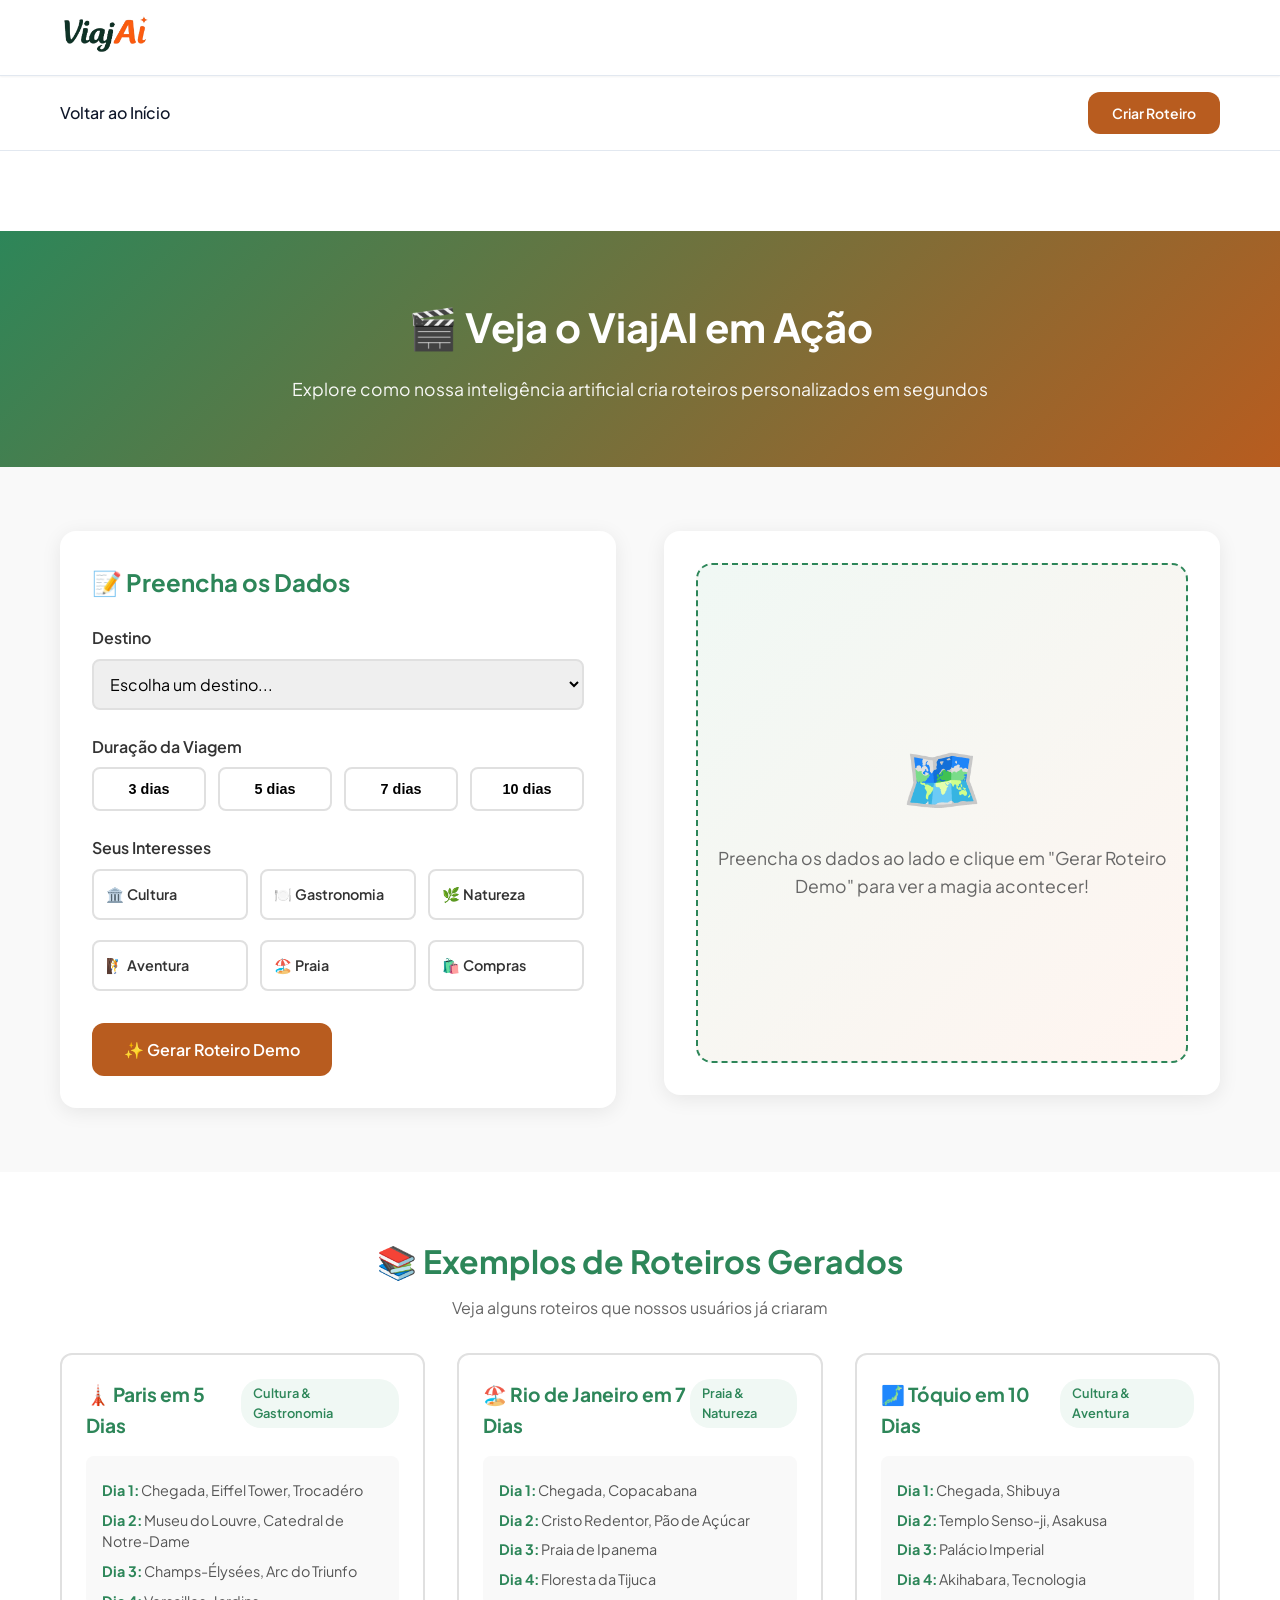
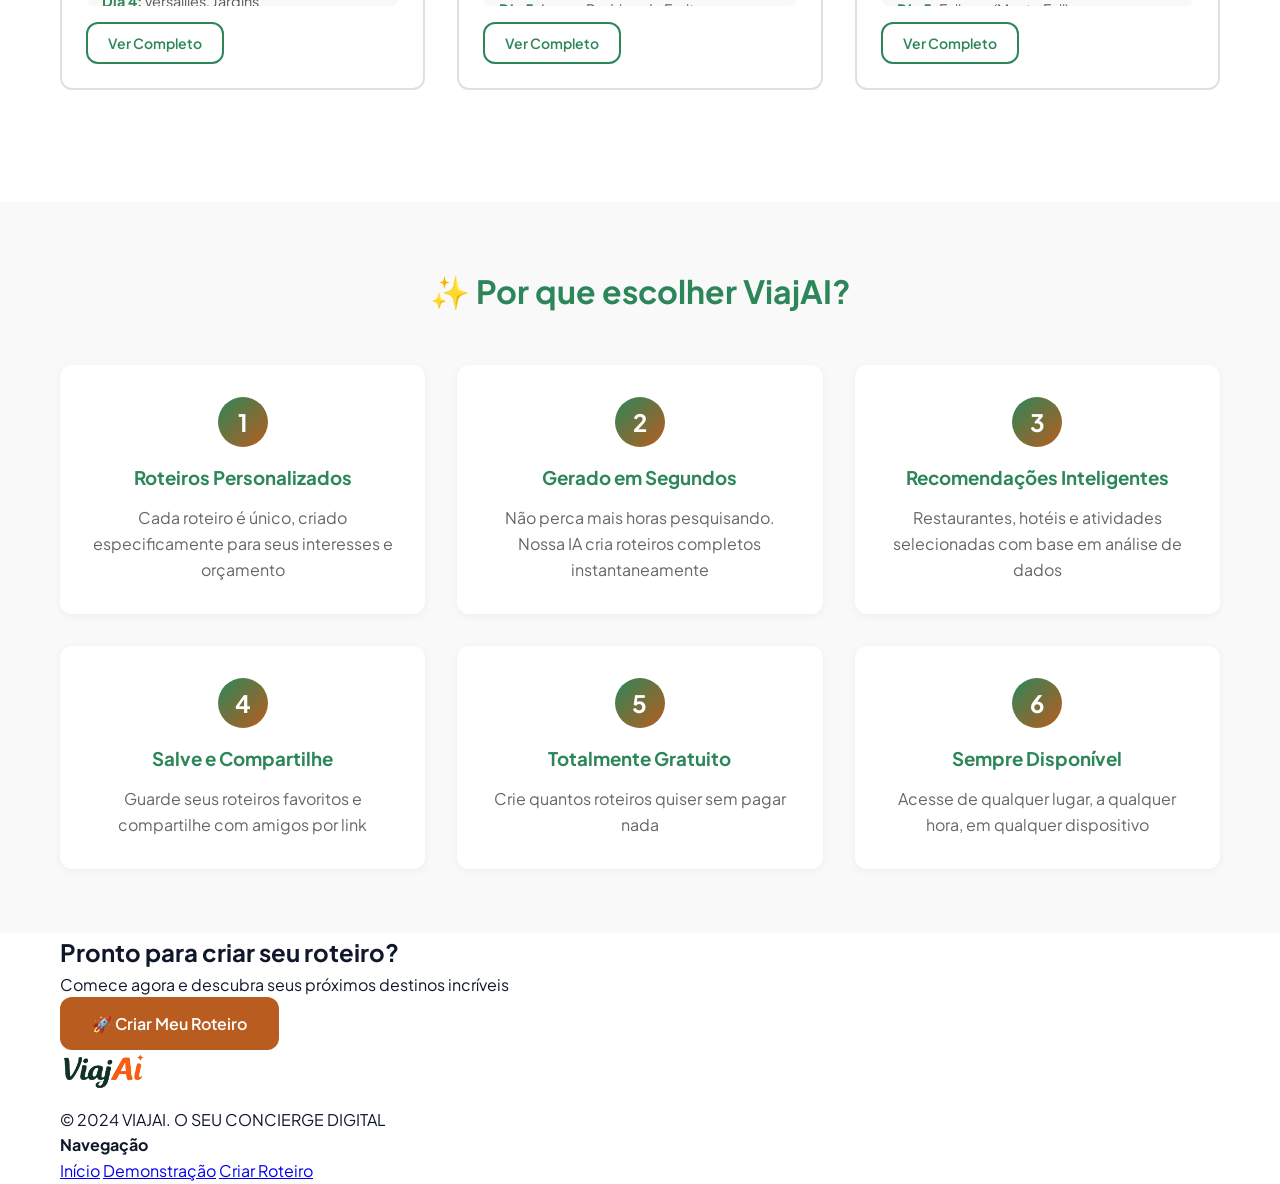
<file: viajAI/demonstracao.html>
<!DOCTYPE html>
<html lang="pt-BR">
<head>
    <meta charset="UTF-8">
    <meta name="viewport" content="width=device-width, initial-scale=1.0">
    <title>Demonstração - ViajAI</title>
    <link rel="stylesheet" href="estilos/principal.css">
    <link rel="stylesheet" href="estilos/demonstracao.css">
    <link href="https://fonts.googleapis.com/css2?family=Plus+Jakarta+Sans:wght@400;500;600;700&display=swap" rel="stylesheet">
</head>
<body>
    <!-- Header -->
    <div class="topbar">
        <div class="container">
            <a href="indice.html" class="logo">
                <img src="imagens/logo.png" alt="ViajAI" class="logo-image">
            </a>
        </div>
    </div>

    <header class="header">
        <div class="container">
            <div class="header-content">
                <nav class="nav">
                    <a href="indice.html" class="nav-link">Voltar ao Início</a>
                </nav>
                <div class="header-actions">
                    <button class="btn-primary" onclick="window.location.href='criar.html'">Criar Roteiro</button>
                </div>
            </div>
        </div>
    </header>

    <!-- Hero da Demonstração -->
    <section class="demo-hero">
        <div class="container">
            <h1>🎬 Veja o ViajAI em Ação</h1>
            <p>Explore como nossa inteligência artificial cria roteiros personalizados em segundos</p>
        </div>
    </section>

    <!-- Demonstração Interativa -->
    <section class="demo-section">
        <div class="container">
            <div class="demo-wrapper">
                <!-- Painel de Entrada -->
                <div class="demo-input-panel">
                    <h2>📝 Preencha os Dados</h2>
                    <form id="demoForm">
                        <div class="form-group">
                            <label>Destino</label>
                            <select id="demoDestino">
                                <option value="">Escolha um destino...</option>
                                <option value="Paris, França">🗼 Paris, França</option>
                                <option value="Rio de Janeiro, Brasil">🏖️ Rio de Janeiro, Brasil</option>
                                <option value="Tóquio, Japão">🗾 Tóquio, Japão</option>
                                <option value="Barcelona, Espanha">🏛️ Barcelona, Espanha</option>
                                <option value="Nova York, EUA">🗽 Nova York, EUA</option>
                                <option value="Bali, Indonésia">🏝️ Bali, Indonésia</option>
                            </select>
                        </div>

                        <div class="form-group">
                            <label>Duração da Viagem</label>
                            <div class="duration-buttons">
                                <button type="button" class="duration-btn" data-days="3">3 dias</button>
                                <button type="button" class="duration-btn" data-days="5">5 dias</button>
                                <button type="button" class="duration-btn" data-days="7">7 dias</button>
                                <button type="button" class="duration-btn" data-days="10">10 dias</button>
                            </div>
                            <input type="hidden" id="demoDuracao" value="">
                        </div>

                        <div class="form-group">
                            <label>Seus Interesses</label>
                            <div class="interests-grid">
                                <label class="interest-btn">
                                    <input type="checkbox" name="interesses" value="cultura">
                                    <span>🏛️ Cultura</span>
                                </label>
                                <label class="interest-btn">
                                    <input type="checkbox" name="interesses" value="gastronomia">
                                    <span>🍽️ Gastronomia</span>
                                </label>
                                <label class="interest-btn">
                                    <input type="checkbox" name="interesses" value="natureza">
                                    <span>🌿 Natureza</span>
                                </label>
                                <label class="interest-btn">
                                    <input type="checkbox" name="interesses" value="aventura">
                                    <span>🧗 Aventura</span>
                                </label>
                                <label class="interest-btn">
                                    <input type="checkbox" name="interesses" value="praia">
                                    <span>🏖️ Praia</span>
                                </label>
                                <label class="interest-btn">
                                    <input type="checkbox" name="interesses" value="compras">
                                    <span>🛍️ Compras</span>
                                </label>
                            </div>
                        </div>

                        <button type="submit" class="btn-primary btn-large">✨ Gerar Roteiro Demo</button>
                    </form>
                </div>

                <!-- Painel de Resultado -->
                <div class="demo-output-panel">
                    <div id="demoOutput" class="demo-output hidden">
                        <h2>📋 Seu Roteiro Personalizado</h2>
                        <div class="itinerary-header">
                            <h3 id="demoDestinoTitle"></h3>
                            <p id="demoDuracaoInfo"></p>
                        </div>

                        <div id="demoItinerary" class="itinerary-days">
                            <!-- Dias serão inseridos aqui -->
                        </div>

                        <div class="demo-hotels">
                            <h3>🏨 Hospedagens Recomendadas</h3>
                            <div id="demoHotels" class="hotels-grid">
                                <!-- Hotéis serão inseridos aqui -->
                            </div>
                        </div>

                        <div class="demo-actions">
                            <button class="btn-secondary" onclick="document.getElementById('demoForm').reset(); document.getElementById('demoOutput').classList.add('hidden');">Voltar</button>
                            <button class="btn-primary" onclick="window.location.href='criar.html'">Criar Meu Roteiro</button>
                        </div>
                    </div>

                    <div id="demoPlaceholder" class="demo-placeholder">
                        <div class="placeholder-content">
                            <div class="placeholder-icon">🗺️</div>
                            <p>Preencha os dados ao lado e clique em "Gerar Roteiro Demo" para ver a magia acontecer!</p>
                        </div>
                    </div>
                </div>
            </div>
        </div>
    </section>

    <!-- Exemplos de Roteiros -->
    <section class="examples-section">
        <div class="container">
            <h2>📚 Exemplos de Roteiros Gerados</h2>
            <p class="section-subtitle">Veja alguns roteiros que nossos usuários já criaram</p>

            <div class="examples-grid">
                <div class="example-card">
                    <div class="example-header">
                        <h3>🗼 Paris em 5 Dias</h3>
                        <span class="example-tag">Cultura & Gastronomia</span>
                    </div>
                    <div class="example-preview">
                        <p><strong>Dia 1:</strong> Chegada, Eiffel Tower, Trocadéro</p>
                        <p><strong>Dia 2:</strong> Museu do Louvre, Catedral de Notre-Dame</p>
                        <p><strong>Dia 3:</strong> Champs-Élysées, Arc do Triunfo</p>
                        <p><strong>Dia 4:</strong> Versailles, Jardins</p>
                        <p><strong>Dia 5:</strong> Montmartre, Sacré-Cœur</p>
                    </div>
                    <button class="btn-secondary" onclick="loadExample('Paris, França', 5, ['cultura', 'gastronomia'])">Ver Completo</button>
                </div>

                <div class="example-card">
                    <div class="example-header">
                        <h3>🏖️ Rio de Janeiro em 7 Dias</h3>
                        <span class="example-tag">Praia & Natureza</span>
                    </div>
                    <div class="example-preview">
                        <p><strong>Dia 1:</strong> Chegada, Copacabana</p>
                        <p><strong>Dia 2:</strong> Cristo Redentor, Pão de Açúcar</p>
                        <p><strong>Dia 3:</strong> Praia de Ipanema</p>
                        <p><strong>Dia 4:</strong> Floresta da Tijuca</p>
                        <p><strong>Dia 5:</strong> Lagoa Rodrigo de Freitas</p>
                    </div>
                    <button class="btn-secondary" onclick="loadExample('Rio de Janeiro, Brasil', 7, ['praia', 'natureza'])">Ver Completo</button>
                </div>

                <div class="example-card">
                    <div class="example-header">
                        <h3>🗾 Tóquio em 10 Dias</h3>
                        <span class="example-tag">Cultura & Aventura</span>
                    </div>
                    <div class="example-preview">
                        <p><strong>Dia 1:</strong> Chegada, Shibuya</p>
                        <p><strong>Dia 2:</strong> Templo Senso-ji, Asakusa</p>
                        <p><strong>Dia 3:</strong> Palácio Imperial</p>
                        <p><strong>Dia 4:</strong> Akihabara, Tecnologia</p>
                        <p><strong>Dia 5:</strong> Fuji-san (Monte Fuji)</p>
                    </div>
                    <button class="btn-secondary" onclick="loadExample('Tóquio, Japão', 10, ['cultura', 'aventura'])">Ver Completo</button>
                </div>
            </div>
        </div>
    </section>

    <!-- Features -->
    <section class="features-demo">
        <div class="container">
            <h2>✨ Por que escolher ViajAI?</h2>
            <div class="features-list">
                <div class="feature-item">
                    <div class="feature-number">1</div>
                    <h3>Roteiros Personalizados</h3>
                    <p>Cada roteiro é único, criado especificamente para seus interesses e orçamento</p>
                </div>
                <div class="feature-item">
                    <div class="feature-number">2</div>
                    <h3>Gerado em Segundos</h3>
                    <p>Não perca mais horas pesquisando. Nossa IA cria roteiros completos instantaneamente</p>
                </div>
                <div class="feature-item">
                    <div class="feature-number">3</div>
                    <h3>Recomendações Inteligentes</h3>
                    <p>Restaurantes, hotéis e atividades selecionadas com base em análise de dados</p>
                </div>
                <div class="feature-item">
                    <div class="feature-number">4</div>
                    <h3>Salve e Compartilhe</h3>
                    <p>Guarde seus roteiros favoritos e compartilhe com amigos por link</p>
                </div>
                <div class="feature-item">
                    <div class="feature-number">5</div>
                    <h3>Totalmente Gratuito</h3>
                    <p>Crie quantos roteiros quiser sem pagar nada</p>
                </div>
                <div class="feature-item">
                    <div class="feature-number">6</div>
                    <h3>Sempre Disponível</h3>
                    <p>Acesse de qualquer lugar, a qualquer hora, em qualquer dispositivo</p>
                </div>
            </div>
        </div>
    </section>

    <!-- CTA Final -->
    <section class="cta-final">
        <div class="container">
            <h2>Pronto para criar seu roteiro?</h2>
            <p>Comece agora e descubra seus próximos destinos incríveis</p>
            <button class="btn-primary btn-large" onclick="window.location.href='criar.html'">🚀 Criar Meu Roteiro</button>
        </div>
    </section>

    <!-- Footer -->
    <footer class="footer">
        <div class="container">
            <div class="footer-content">
                <div class="footer-section">
                    <div class="logo">
                        <img src="imagens/logo.png" alt="ViajAI" class="logo-image-footer">
                    </div>
                    <p>© 2024 VIAJAI. O SEU CONCIERGE DIGITAL</p>
                </div>
                <div class="footer-links">
                    <h4>Navegação</h4>
                    <a href="indice.html">Início</a>
                    <a href="demonstracao.html">Demonstração</a>
                    <a href="criar.html">Criar Roteiro</a>
                </div>
            </div>
        </div>
    </footer>

    <script src="js/demonstracao.js"></script>
    <script src="js/menu-mobile.js"></script>
</body>
</html>
</file>
<file: viajAI/estilos/principal.css>
/* ===== VARIÁVEIS DE COR ===== */
:root {
    --primary: #2D8659;
    --secondary: #B85C1F;
    --tertiary: #CD4A5F;
    --neutral-light: #F8FAFC;
    --neutral-gray: #E2E8F0;
    --neutral-dark: #1E293B;
    --text-primary: #0F172A;
    --text-secondary: #64748B;
    --border-radius: 12px;
    --shadow-sm: 0 1px 2px rgba(0, 0, 0, 0.05);
    --shadow-md: 0 4px 6px rgba(0, 0, 0, 0.1);
    --shadow-lg: 0 10px 15px rgba(0, 0, 0, 0.1);
}

/* ===== RESET E ESTILOS BASE ===== */
* {
    margin: 0;
    padding: 0;
    box-sizing: border-box;
}

html {
    scroll-behavior: smooth;
}

body {
    font-family: 'Plus Jakarta Sans', sans-serif;
    color: var(--text-primary);
    background-color: #FFFFFF;
    line-height: 1.6;
}

/* ===== CONTAINER ===== */
.container {
    max-width: 1200px;
    margin: 0 auto;
    padding: 0 20px;
}

/* ===== HEADER ===== */
.topbar {
    background-color: #FFFFFF;
    border-bottom: 1px solid var(--neutral-gray);
    position: sticky;
    top: 0;
    z-index: 101;
    box-shadow: var(--shadow-sm);
    padding: 12px 0;
}

.header {
    background-color: #FFFFFF;
    border-bottom: 1px solid var(--neutral-gray);
    position: static;
    z-index: 90;
    box-shadow: none;
}

.header-content {
    display: flex;
    justify-content: space-between;
    align-items: center;
    padding: 16px 0;
}

.logo-image {
    height: 44px;
    width: auto;
    object-fit: contain;
}

.logo-image-footer {
    height: 42px;
    width: auto;
    object-fit: contain;
    margin-bottom: 8px;
}

.logo-image-sidebar {
    height: 60px;
    width: auto;
    object-fit: contain;
    margin-bottom: 12px;
}

.logo-icon {
    font-size: 24px;
}

.logo-text {
    color: var(--primary);
}

.nav {
    display: flex;
    gap: 32px;
}

.nav-link {
    color: var(--text-primary);
    text-decoration: none;
    font-weight: 500;
    transition: color 0.3s ease;
}

.nav-link:hover {
    color: var(--primary);
}

.header-actions {
    display: flex;
    gap: 12px;
}

/* ===== BOTÕES ===== */
.btn-primary {
    background-color: var(--secondary);
    color: white;
    border: none;
    padding: 12px 24px;
    border-radius: var(--border-radius);
    font-weight: 600;
    font-size: 14px;
    cursor: pointer;
    transition: all 0.3s ease;
    font-family: 'Plus Jakarta Sans', sans-serif;
}

.btn-primary:hover {
    background-color: #a34d1a;
    transform: translateY(-2px);
    box-shadow: var(--shadow-md);
}

.btn-primary:active {
    transform: translateY(0);
}

.btn-secondary {
    background-color: transparent;
    color: var(--primary);
    border: 2px solid var(--primary);
    padding: 10px 20px;
    border-radius: var(--border-radius);
    font-weight: 600;
    font-size: 14px;
    cursor: pointer;
    transition: all 0.3s ease;
    font-family: 'Plus Jakarta Sans', sans-serif;
}

.btn-secondary:hover {
    background-color: var(--primary);
    color: white;
}

.btn-login {
    background-color: transparent;
    color: var(--text-primary);
    border: none;
    padding: 8px 16px;
    cursor: pointer;
    font-weight: 600;
    font-size: 14px;
    transition: color 0.3s ease;
    font-family: 'Plus Jakarta Sans', sans-serif;
}

.btn-login:hover {
    color: var(--primary);
}

.btn-cadastro {
    background-color: var(--primary);
    color: white;
    border: none;
    padding: 10px 20px;
    border-radius: var(--border-radius);
    font-weight: 600;
    font-size: 14px;
    cursor: pointer;
    transition: all 0.3s ease;
    font-family: 'Plus Jakarta Sans', sans-serif;
}

.btn-cadastro:hover {
    background-color: #1f5f3f;
    transform: translateY(-2px);
}

.btn-large {
    padding: 16px 32px;
    font-size: 16px;
}

/* ===== FORMULÁRIOS ===== */
input, select, textarea {
    font-family: 'Plus Jakarta Sans', sans-serif;
    border: 1px solid var(--neutral-gray);
    border-radius: var(--border-radius);
    padding: 12px 16px;
    font-size: 14px;
    transition: all 0.3s ease;
}

input:focus, select:focus, textarea:focus {
    outline: none;
    border-color: var(--primary);
    box-shadow: 0 0 0 3px rgba(45, 134, 89, 0.1);
}

input::placeholder {
    color: var(--text-secondary);
}

/* ===== BADGES ===== */
.badge {
    display: inline-block;
    background-color: rgba(45, 134, 89, 0.1);
    color: var(--primary);
    padding: 6px 12px;
    border-radius: 20px;
    font-size: 12px;
    font-weight: 600;
    margin-bottom: 16px;
}

/* ===== CARDS ===== */
.card {
    background-color: #FFFFFF;
    border: 1px solid var(--neutral-gray);
    border-radius: var(--border-radius);
    padding: 24px;
    box-shadow: var(--shadow-sm);
    transition: all 0.3s ease;
}

.card:hover {
    box-shadow: var(--shadow-md);
    transform: translateY(-2px);
}

/* ===== MODAL ===== */
.modal {
    position: fixed;
    top: 0;
    left: 0;
    width: 100%;
    height: 100%;
    background-color: rgba(0, 0, 0, 0.5);
    display: flex;
    justify-content: center;
    align-items: center;
    z-index: 1000;
}

.modal.hidden {
    display: none;
}

.modal-content {
    background-color: white;
    border-radius: var(--border-radius);
    padding: 32px;
    max-width: 500px;
    width: 90%;
    position: relative;
    box-shadow: var(--shadow-lg);
}

.modal-close {
    position: absolute;
    top: 16px;
    right: 16px;
    background: none;
    border: none;
    font-size: 24px;
    cursor: pointer;
    color: var(--text-secondary);
}

.modal-close:hover {
    color: var(--text-primary);
}

/* ===== MENU MOBILE (botão criado por js/menu-mobile.js) ===== */
.menu-toggle {
    display: none;
}

/* ===== RESPONSIVIDADE ===== */
@media (max-width: 768px) {
    .container {
        padding: 0 16px;
    }

    .header-content {
        flex-wrap: wrap;
        gap: 12px;
        padding: 12px 0;
    }

    .menu-toggle {
        display: inline-flex;
        align-items: center;
        gap: 8px;
        background: none;
        border: 1px solid var(--neutral-gray);
        border-radius: var(--border-radius);
        padding: 8px 14px;
        font-family: 'Plus Jakarta Sans', sans-serif;
        font-size: 14px;
        font-weight: 600;
        color: var(--text-primary);
        cursor: pointer;
    }

    .menu-toggle:hover,
    .header.menu-aberto .menu-toggle {
        border-color: var(--primary);
        color: var(--primary);
    }

    .menu-toggle-icone {
        font-size: 16px;
        line-height: 1;
        width: 16px;
        text-align: center;
    }

    /* Lista de links: escondida até abrir o menu, ocupa a largura toda */
    .nav {
        display: none;
        order: 10;
        width: 100%;
        flex-direction: column;
        gap: 0;
        border-top: 1px solid var(--neutral-gray);
    }

    .header.menu-aberto .nav {
        display: flex;
    }

    .nav-link {
        padding: 14px 4px;
        border-bottom: 1px solid var(--neutral-gray);
    }

    .nav-link:last-child {
        border-bottom: none;
    }

    .header-actions {
        flex-direction: row;
        align-items: center;
        gap: 8px;
        margin-left: auto;
    }

    .header-actions .btn-login,
    .header-actions .btn-cadastro,
    .header-actions .btn-primary {
        width: auto;
        padding: 8px 14px;
        font-size: 13px;
    }
}

@media (max-width: 360px) {
    .header-actions .btn-login,
    .header-actions .btn-cadastro,
    .header-actions .btn-primary {
        padding: 8px 10px;
    }
}
</file>
<file: viajAI/estilos/demonstracao.css>
/* Demonstração - Estilos */

.demo-hero {
    background: linear-gradient(135deg, #2D8659 0%, #B85C1F 100%);
    color: white;
    padding: 4rem 0;
    text-align: center;
    margin-top: 80px;
}

.demo-hero h1 {
    font-size: 2.5rem;
    margin-bottom: 1rem;
    font-weight: 700;
}

.demo-hero p {
    font-size: 1.1rem;
    opacity: 0.95;
}

/* Seção de Demonstração */
.demo-section {
    padding: 4rem 0;
    background: #f9f9f9;
}

.demo-wrapper {
    display: grid;
    grid-template-columns: 1fr 1fr;
    gap: 3rem;
    align-items: start;
}

.demo-input-panel,
.demo-output-panel {
    background: white;
    border-radius: 16px;
    padding: 2rem;
    box-shadow: 0 4px 20px rgba(0, 0, 0, 0.08);
}

.demo-input-panel h2,
.demo-output-panel h2 {
    margin-bottom: 1.5rem;
    color: #2D8659;
    font-size: 1.5rem;
}

/* Form Groups */
.demo-input-panel .form-group {
    margin-bottom: 1.5rem;
}

.demo-input-panel label {
    display: block;
    margin-bottom: 0.5rem;
    font-weight: 600;
    color: #333;
}

.demo-input-panel select {
    width: 100%;
    padding: 0.75rem;
    border: 2px solid #e0e0e0;
    border-radius: 8px;
    font-size: 1rem;
    font-family: inherit;
    transition: all 0.3s ease;
}

.demo-input-panel select:focus {
    outline: none;
    border-color: #B85C1F;
    box-shadow: 0 0 0 3px rgba(184, 92, 31, 0.1);
}

/* Duration Buttons */
.duration-buttons {
    display: grid;
    grid-template-columns: repeat(4, 1fr);
    gap: 0.75rem;
    margin-bottom: 1rem;
}

.duration-btn {
    padding: 0.75rem;
    border: 2px solid #e0e0e0;
    border-radius: 8px;
    background: white;
    cursor: pointer;
    font-weight: 600;
    transition: all 0.3s ease;
    font-size: 0.9rem;
}

.duration-btn:hover {
    border-color: #B85C1F;
    color: #B85C1F;
}

.duration-btn.active {
    background: #B85C1F;
    color: white;
    border-color: #B85C1F;
}

/* Interests Grid */
.interests-grid {
    display: grid;
    grid-template-columns: repeat(3, 1fr);
    gap: 0.75rem;
}

.interest-btn {
    display: flex;
    align-items: center;
    justify-content: center;
    padding: 0.75rem;
    border: 2px solid #e0e0e0;
    border-radius: 8px;
    background: white;
    cursor: pointer;
    transition: all 0.3s ease;
    font-size: 0.9rem;
    font-weight: 500;
}

.interest-btn input {
    display: none;
}

.interest-btn:hover {
    border-color: #2D8659;
    background: #f0f8f4;
}

.interest-btn input:checked + span {
    color: white;
}

.interest-btn input:checked {
    display: none;
}

.interest-btn input:checked ~ span {
    color: white;
}

.interest-btn:has(input:checked) {
    background: #2D8659;
    border-color: #2D8659;
    color: white;
}

/* Demo Output */
.demo-placeholder {
    display: flex;
    align-items: center;
    justify-content: center;
    min-height: 500px;
    background: linear-gradient(135deg, #f0f8f4 0%, #fff5f0 100%);
    border-radius: 16px;
    border: 2px dashed #2D8659;
}

.placeholder-content {
    text-align: center;
}

.placeholder-icon {
    font-size: 4rem;
    margin-bottom: 1rem;
}

.placeholder-content p {
    color: #666;
    font-size: 1.1rem;
}

.demo-output.hidden {
    display: none;
}

.itinerary-header {
    background: linear-gradient(135deg, #2D8659 0%, #B85C1F 100%);
    color: white;
    padding: 1.5rem;
    border-radius: 12px;
    margin-bottom: 2rem;
}

.itinerary-header h3 {
    margin: 0 0 0.5rem 0;
    font-size: 1.5rem;
}

.itinerary-header p {
    margin: 0;
    opacity: 0.9;
}

/* Itinerary Days */
.itinerary-days {
    margin-bottom: 2rem;
}

.day-item {
    background: #f9f9f9;
    border-left: 4px solid #B85C1F;
    padding: 1.5rem;
    margin-bottom: 1rem;
    border-radius: 8px;
    transition: all 0.3s ease;
}

.day-item:hover {
    box-shadow: 0 4px 12px rgba(184, 92, 31, 0.15);
}

.day-item h4 {
    color: #B85C1F;
    margin: 0 0 0.75rem 0;
    font-size: 1.1rem;
}

.day-item p {
    margin: 0.5rem 0;
    color: #555;
    line-height: 1.6;
}

/* Hotels Grid */
.demo-hotels {
    margin-bottom: 2rem;
}

.demo-hotels h3 {
    color: #2D8659;
    margin-bottom: 1rem;
}

.hotels-grid {
    display: grid;
    grid-template-columns: repeat(3, 1fr);
    gap: 1rem;
}

.hotel-card {
    background: #f9f9f9;
    border-radius: 8px;
    padding: 1rem;
    text-align: center;
    transition: all 0.3s ease;
}

.hotel-card:hover {
    transform: translateY(-4px);
    box-shadow: 0 8px 16px rgba(0, 0, 0, 0.1);
}

.hotel-card h5 {
    margin: 0 0 0.5rem 0;
    color: #333;
}

.hotel-card p {
    margin: 0.25rem 0;
    color: #666;
    font-size: 0.9rem;
}

.hotel-rating {
    color: #B85C1F;
    margin-top: 0.5rem;
}

/* Demo Actions */
.demo-actions {
    display: flex;
    gap: 1rem;
    margin-top: 2rem;
}

.demo-actions button {
    flex: 1;
}

/* Examples Section */
.examples-section {
    padding: 4rem 0;
    background: white;
}

.examples-section h2 {
    text-align: center;
    color: #2D8659;
    margin-bottom: 0.5rem;
    font-size: 2rem;
}

.section-subtitle {
    text-align: center;
    color: #666;
    margin-bottom: 2rem;
}

.examples-grid {
    display: grid;
    grid-template-columns: repeat(3, 1fr);
    gap: 2rem;
    margin-bottom: 3rem;
}

.example-card {
    background: white;
    border: 2px solid #e0e0e0;
    border-radius: 12px;
    padding: 1.5rem;
    transition: all 0.3s ease;
}

.example-card:hover {
    border-color: #B85C1F;
    box-shadow: 0 8px 24px rgba(184, 92, 31, 0.15);
    transform: translateY(-4px);
}

.example-header {
    margin-bottom: 1rem;
    display: flex;
    justify-content: space-between;
    align-items: start;
}

.example-header h3 {
    margin: 0;
    color: #2D8659;
    font-size: 1.2rem;
}

.example-tag {
    background: #f0f8f4;
    color: #2D8659;
    padding: 0.25rem 0.75rem;
    border-radius: 20px;
    font-size: 0.8rem;
    font-weight: 600;
}

.example-preview {
    background: #f9f9f9;
    padding: 1rem;
    border-radius: 8px;
    margin-bottom: 1rem;
    max-height: 150px;
    overflow-y: auto;
}

.example-preview p {
    margin: 0.5rem 0;
    color: #555;
    font-size: 0.9rem;
    line-height: 1.5;
}

.example-preview strong {
    color: #2D8659;
}

/* Features Demo */
.features-demo {
    padding: 4rem 0;
    background: #f9f9f9;
}

.features-demo h2 {
    text-align: center;
    color: #2D8659;
    margin-bottom: 3rem;
    font-size: 2rem;
}

.features-list {
    display: grid;
    grid-template-columns: repeat(3, 1fr);
    gap: 2rem;
}

.feature-item {
    background: white;
    padding: 2rem;
    border-radius: 12px;
    text-align: center;
    box-shadow: 0 2px 8px rgba(0, 0, 0, 0.05);
    transition: all 0.3s ease;
}

.feature-item:hover {
    transform: translateY(-8px);
    box-shadow: 0 8px 24px rgba(0, 0, 0, 0.1);
}

.feature-number {
    width: 50px;
    height: 50px;
    background: linear-gradient(135deg, #2D8659 0%, #B85C1F 100%);
    color: white;
    border-radius: 50%;
    display: flex;
    align-items: center;
    justify-content: center;
    font-size: 1.5rem;
    font-weight: 700;
    margin: 0 auto 1rem;
}

.feature-item h3 {
    color: #2D8659;
    margin-bottom: 0.75rem;
}

.feature-item p {
    color: #666;
    line-height: 1.6;
}

/* Responsivo */
@media (max-width: 768px) {
    .demo-wrapper {
        grid-template-columns: 1fr;
    }

    .duration-buttons {
        grid-template-columns: repeat(2, 1fr);
    }

    .interests-grid {
        grid-template-columns: repeat(2, 1fr);
    }

    .examples-grid {
        grid-template-columns: 1fr;
    }

    .hotels-grid {
        grid-template-columns: repeat(2, 1fr);
    }

    .features-list {
        grid-template-columns: repeat(2, 1fr);
    }

    .demo-hero h1 {
        font-size: 1.8rem;
    }

    .demo-hero p {
        font-size: 1rem;
    }
}

@media (max-width: 480px) {
    .demo-input-panel,
    .demo-output-panel {
        padding: 1.5rem;
    }

    .duration-buttons {
        grid-template-columns: repeat(2, 1fr);
    }

    .interests-grid {
        grid-template-columns: 1fr;
    }

    .examples-grid {
        grid-template-columns: 1fr;
    }

    .hotels-grid {
        grid-template-columns: 1fr;
    }

    .features-list {
        grid-template-columns: 1fr;
    }

    .demo-hero h1 {
        font-size: 1.5rem;
    }

    .demo-actions {
        flex-direction: column;
    }
}
</file>
